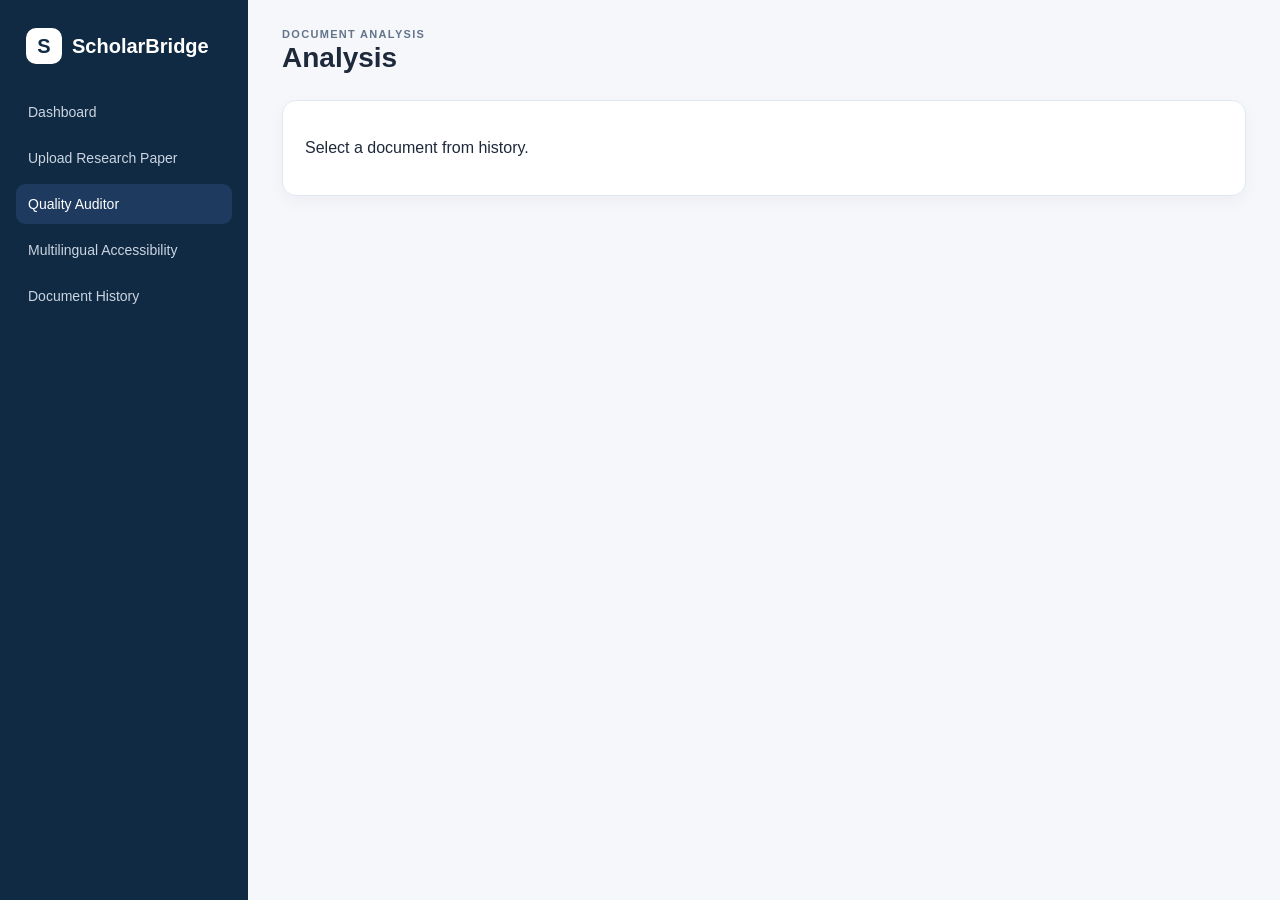
<file: src/main/webapp/analysis.html>
<!doctype html><html lang="en"><head><meta charset="utf-8"><meta name="viewport" content="width=device-width,initial-scale=1">
<title>Document Analysis | ScholarBridge</title><link rel="stylesheet" href="css/style.css"></head>
<body data-page="analysis"><div id="sidebar"></div><main class="main">
<header class="topbar"><button class="menu-button" id="menuButton" aria-label="Toggle menu">☰</button><div><p class="eyebrow">Document analysis</p><h1 id="analysisTitle">Analysis</h1></div></header>
<section class="grid" id="analysisContent"></section>
</main><script src="js/app.js"></script></body></html>
</file>
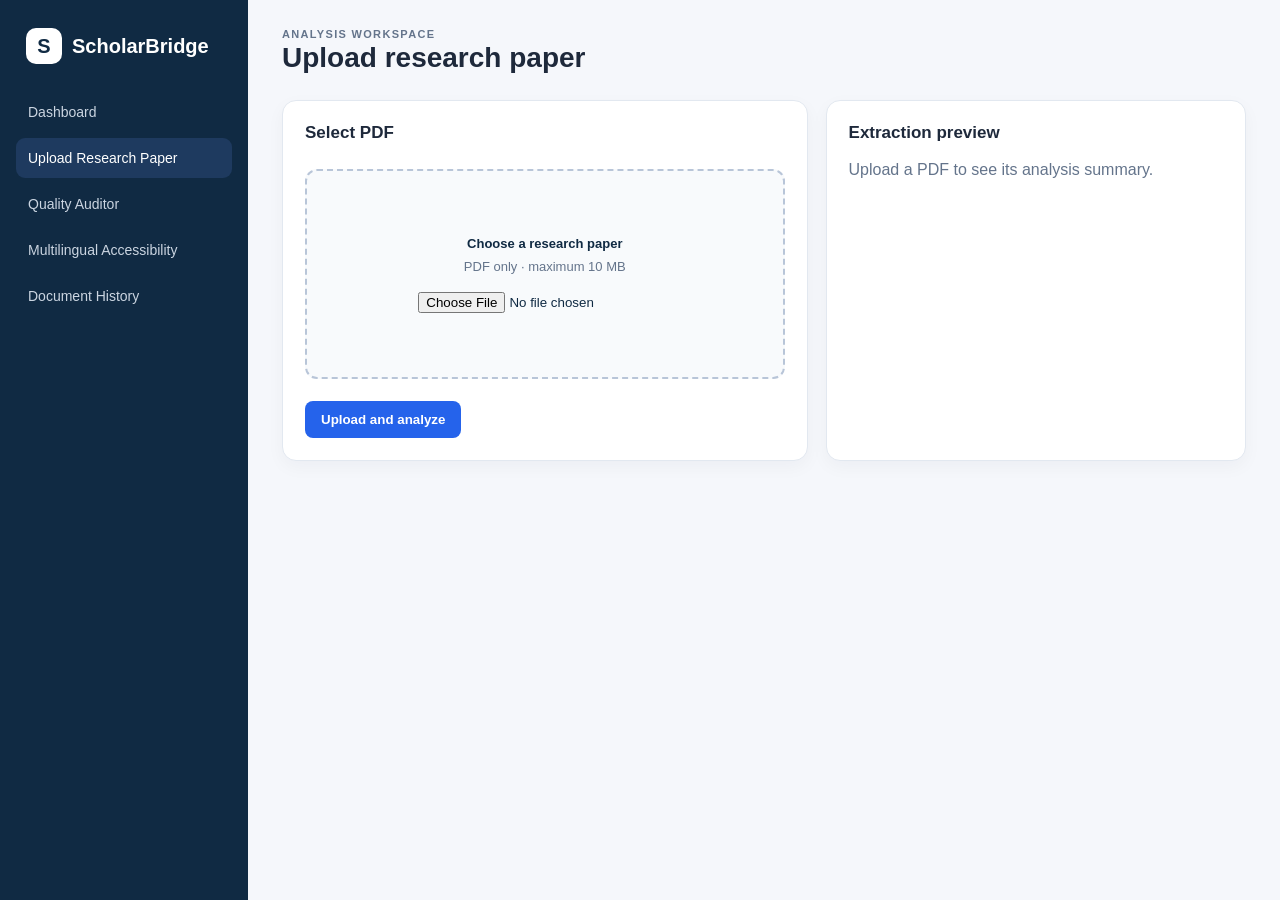
<file: src/main/webapp/upload.html>
<!doctype html><html lang="en"><head><meta charset="utf-8"><meta name="viewport" content="width=device-width,initial-scale=1">
<title>Upload | ScholarBridge</title><link rel="stylesheet" href="css/style.css"></head>
<body data-page="upload"><div id="sidebar"></div><main class="main">
<header class="topbar"><button class="menu-button" id="menuButton" aria-label="Toggle menu">☰</button><div><p class="eyebrow">Analysis workspace</p><h1>Upload research paper</h1></div></header>
<section class="grid two"><article class="card upload-card"><h2>Select PDF</h2>
<form id="uploadForm"><label class="dropzone" for="pdfFile"><strong>Choose a research paper</strong><span>PDF only · maximum 10 MB</span><input id="pdfFile" name="file" type="file" accept=".pdf,application/pdf" required></label>
<button class="button primary" type="submit">Upload and analyze</button></form><div id="uploadStatus" role="status"></div></article>
<article class="card"><h2>Extraction preview</h2><div id="uploadResult"><p class="muted">Upload a PDF to see its analysis summary.</p></div></article></section>
</main><script src="js/app.js"></script></body></html>
</file>
<file: src/main/webapp/css/style.css>
:root{--navy:#102a43;--blue:#2563eb;--ink:#1e293b;--muted:#64748b;--line:#e2e8f0;--surface:#f5f7fb;--white:#fff}
*{box-sizing:border-box}body{margin:0;font-family:Inter,Segoe UI,Arial,sans-serif;color:var(--ink);background:var(--surface)}
.sidebar{position:fixed;inset:0 auto 0 0;width:248px;padding:24px 16px;background:var(--navy);color:#fff;z-index:20}
.brand{display:flex;align-items:center;gap:10px;padding:4px 10px 28px;font-size:20px;font-weight:750}.brand-mark{display:grid;place-items:center;width:36px;height:36px;border-radius:10px;background:#fff;color:var(--navy)}
.nav{display:grid;gap:6px}.nav a{display:flex;gap:10px;padding:12px;border-radius:9px;color:#cbd5e1;text-decoration:none;font-size:14px}.nav a.active,.nav a:hover{background:#1e3a5f;color:#fff}
.main{margin-left:248px;padding:28px 34px 48px;min-height:100vh}.topbar{display:flex;align-items:center;gap:14px;margin-bottom:24px}.topbar h1{margin:2px 0;font-size:28px}.eyebrow{margin:0;text-transform:uppercase;letter-spacing:.12em;font-size:11px;color:var(--muted);font-weight:700}
.menu-button{display:none;border:0;background:#fff;border-radius:8px;width:42px;height:42px}.grid{display:grid;gap:18px}.grid.stats{grid-template-columns:repeat(4,minmax(150px,1fr));margin-bottom:18px}.grid.two{grid-template-columns:1.25fr 1fr}
.card,.stat{background:#fff;border:1px solid var(--line);border-radius:14px;box-shadow:0 6px 18px rgba(15,23,42,.04)}.card{padding:22px}.stat{padding:18px}.stat span{color:var(--muted);font-size:13px}.stat strong{display:block;margin-top:8px;font-size:30px;color:var(--navy)}
.card h2{font-size:17px;margin:0 0 18px}.card h3{font-size:14px;margin:18px 0 8px}.muted{color:var(--muted)}label{display:block;font-size:13px;font-weight:700;margin:8px 0}
.dropzone{display:flex;flex-direction:column;align-items:center;justify-content:center;height:210px;border:2px dashed #b8c5d8;border-radius:12px;background:#f8fafc;color:var(--navy);cursor:pointer}.dropzone span{margin-top:8px;color:var(--muted);font-weight:400}.dropzone input{margin-top:18px}
.button{border:0;border-radius:8px;padding:11px 16px;font-weight:700;cursor:pointer}.primary{background:var(--blue);color:#fff}.button.secondary{background:#e8eef7;color:var(--navy)}.upload-card form{display:grid;gap:14px}.upload-card .button{width:max-content}
select,input[type=text]{width:100%;padding:10px 12px;border:1px solid var(--line);border-radius:8px;background:#fff}.text-output{min-height:120px;padding:14px;border-radius:8px;background:#f8fafc;border:1px solid var(--line);white-space:pre-wrap}
.table-wrap{overflow-x:auto}table{width:100%;border-collapse:collapse;font-size:13px}th{text-align:left;color:var(--muted);font-size:11px;text-transform:uppercase;letter-spacing:.05em;border-bottom:1px solid var(--line);padding:10px 8px}td{padding:12px 8px;border-bottom:1px solid #edf2f7}.actions{display:flex;gap:6px}.badge{display:inline-block;padding:5px 8px;border-radius:999px;background:#eaf2ff;color:#1d4ed8;font-weight:700}.badge.danger{background:#fee2e2;color:#b91c1c}.badge.warn{background:#fff7d6;color:#92400e}
.analysis-layout{grid-template-columns:1fr}.metadata{display:grid;grid-template-columns:repeat(2,minmax(0,1fr));gap:10px}.metadata div{padding:10px;background:#f8fafc;border-radius:8px}.metadata strong{display:block;font-size:11px;color:var(--muted);text-transform:uppercase}.notice{padding:12px;border-radius:8px;background:#eff6ff;color:#1e40af}
@media(max-width:980px){.grid.stats{grid-template-columns:repeat(2,1fr)}.grid.two{grid-template-columns:1fr}}@media(max-width:720px){.sidebar{transform:translateX(-100%);transition:.2s}.sidebar.open{transform:translateX(0)}.main{margin-left:0;padding:20px 16px}.menu-button{display:block}.grid.stats{grid-template-columns:1fr 1fr}.metadata{grid-template-columns:1fr}}
</file>
